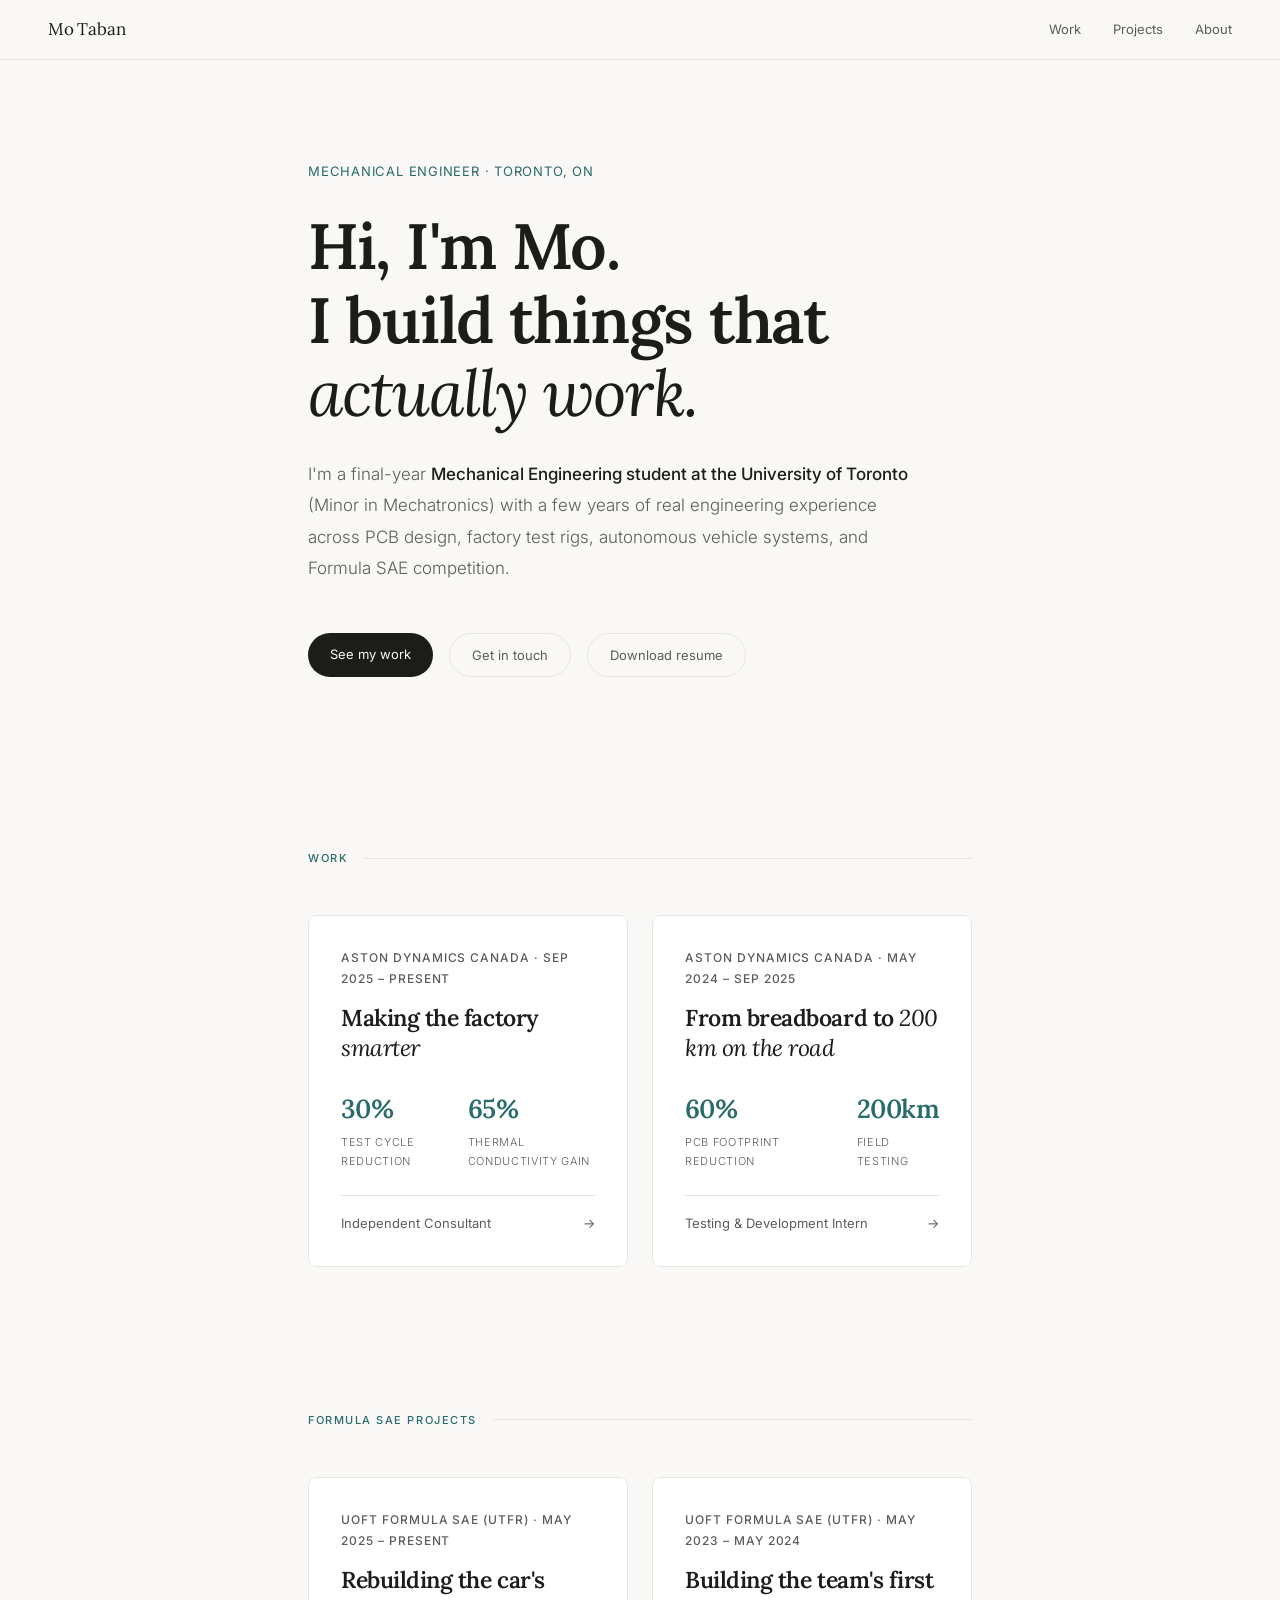
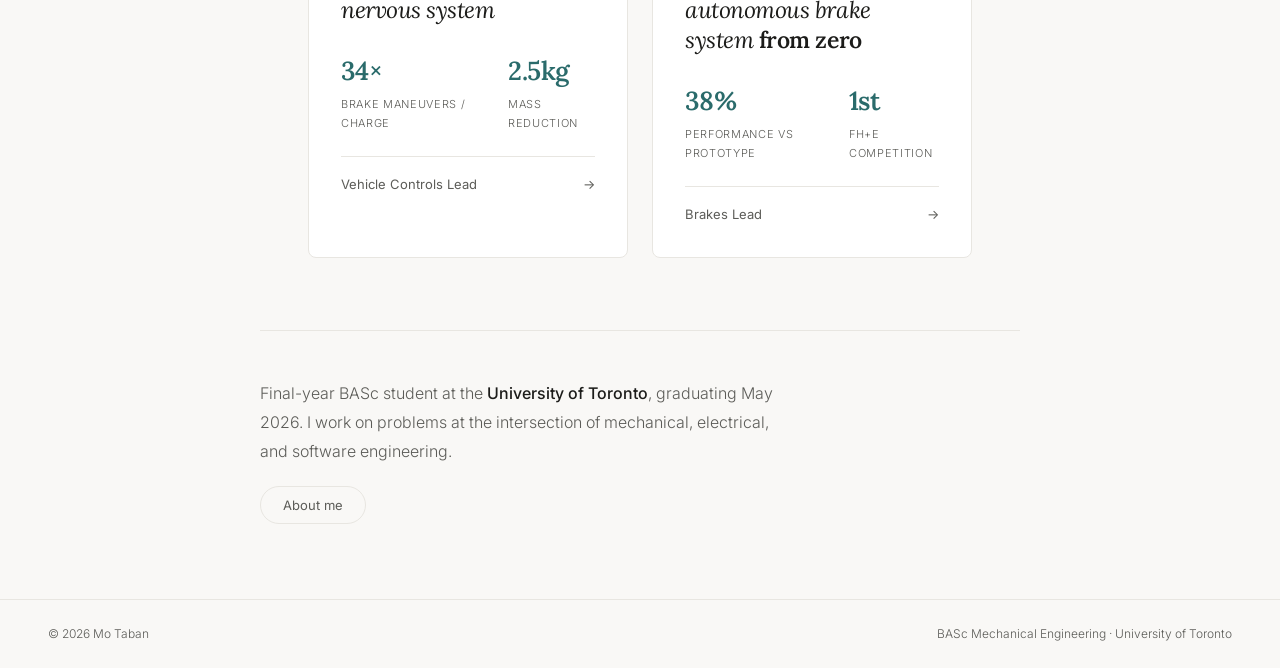
<file: index.html>
<!DOCTYPE html>
<html lang="en">
<head>
<meta charset="UTF-8">
<meta name="viewport" content="width=device-width, initial-scale=1.0">
<title>Mo Taban</title>
<link href="https://fonts.googleapis.com/css2?family=Lora:ital,wght@0,400;0,600;1,400;1,600&family=Inter:wght@300;400;500&display=swap" rel="stylesheet">
<link rel="stylesheet" href="style.css">
</head>
<body>

<nav>
  <div class="nav-name">Mo Taban</div>
  <div class="nav-links">
    <a href="#work">Work</a>
    <a href="#projects">Projects</a>
    <a href="about.html">About</a>
  </div>
</nav>

<div class="hero">
  <div class="hero-greeting">Mechanical Engineer · Toronto, ON</div>
  <h1>Hi, I'm Mo.<br>I build things that <em>actually work.</em></h1>
  <p class="hero-intro">
    I'm a final-year <strong>Mechanical Engineering student at the University of Toronto</strong> (Minor in Mechatronics) with a few years of real engineering experience across PCB design, factory test rigs, autonomous vehicle systems, and Formula SAE competition.
  </p>
  <div class="hero-links">
    <a href="#work" class="pill pill-solid">See my work</a>
    <a href="about.html#contact" class="pill pill-outline">Get in touch</a>
    <a href="Mo Taban Resume 2026.pdf" class="pill pill-outline" download>Download resume</a>
  </div>
</div>

<!-- ═══ WORK ═══ -->
<div class="page" id="work">
  <div class="section-title reveal">Work</div>
  <div class="role-grid reveal">
    <a href="consulting.html" class="role-card">
      <div class="role-card-context">Aston Dynamics Canada · Sep 2025 – Present</div>
      <div class="role-card-title">Making the factory <em>smarter</em></div>
      <div class="role-card-stats">
        <div class="role-card-stat">
          <span class="role-card-stat-num">30%</span>
          <span class="role-card-stat-label">Test cycle reduction</span>
        </div>
        <div class="role-card-stat">
          <span class="role-card-stat-num">65%</span>
          <span class="role-card-stat-label">Thermal conductivity gain</span>
        </div>
      </div>
      <div class="role-card-footer">Independent Consultant <span class="role-card-arrow">→</span></div>
    </a>
    <a href="internship.html" class="role-card">
      <div class="role-card-context">Aston Dynamics Canada · May 2024 – Sep 2025</div>
      <div class="role-card-title">From breadboard to <em>200 km on the road</em></div>
      <div class="role-card-stats">
        <div class="role-card-stat">
          <span class="role-card-stat-num">60%</span>
          <span class="role-card-stat-label">PCB footprint reduction</span>
        </div>
        <div class="role-card-stat">
          <span class="role-card-stat-num">200km</span>
          <span class="role-card-stat-label">Field testing</span>
        </div>
      </div>
      <div class="role-card-footer">Testing & Development Intern <span class="role-card-arrow">→</span></div>
    </a>
  </div>
</div>

<!-- ═══ PROJECTS ═══ -->
<div class="page" id="projects">
  <div class="section-title reveal">Formula SAE Projects</div>
  <div class="role-grid reveal">
    <a href="controls.html" class="role-card">
      <div class="role-card-context">UofT Formula SAE (UTFR) · May 2025 – Present</div>
      <div class="role-card-title">Rebuilding the car's <em>nervous system</em></div>
      <div class="role-card-stats">
        <div class="role-card-stat">
          <span class="role-card-stat-num">34×</span>
          <span class="role-card-stat-label">Brake maneuvers / charge</span>
        </div>
        <div class="role-card-stat">
          <span class="role-card-stat-num">2.5kg</span>
          <span class="role-card-stat-label">Mass reduction</span>
        </div>
      </div>
      <div class="role-card-footer">Vehicle Controls Lead <span class="role-card-arrow">→</span></div>
    </a>
    <a href="brakes.html" class="role-card">
      <div class="role-card-context">UofT Formula SAE (UTFR) · May 2023 – May 2024</div>
      <div class="role-card-title">Building the team's first <em>autonomous brake system</em> from zero</div>
      <div class="role-card-stats">
        <div class="role-card-stat">
          <span class="role-card-stat-num">38%</span>
          <span class="role-card-stat-label">Performance vs prototype</span>
        </div>
        <div class="role-card-stat">
          <span class="role-card-stat-num">1st</span>
          <span class="role-card-stat-label">FH+E Competition</span>
        </div>
      </div>
      <div class="role-card-footer">Brakes Lead <span class="role-card-arrow">→</span></div>
    </a>
  </div>
</div>

<!-- About teaser -->
<div class="page about-teaser reveal">
  <p>Final-year BASc student at the <strong>University of Toronto</strong>, graduating May 2026. I work on problems at the intersection of mechanical, electrical, and software engineering.</p>
  <a href="about.html" class="pill pill-outline">About me</a>
</div>

<footer>
  <span>© 2026 Mo Taban</span>
  <span>BASc Mechanical Engineering · University of Toronto</span>
</footer>

<script src="script.js"></script>
</body>
</html>
</file>
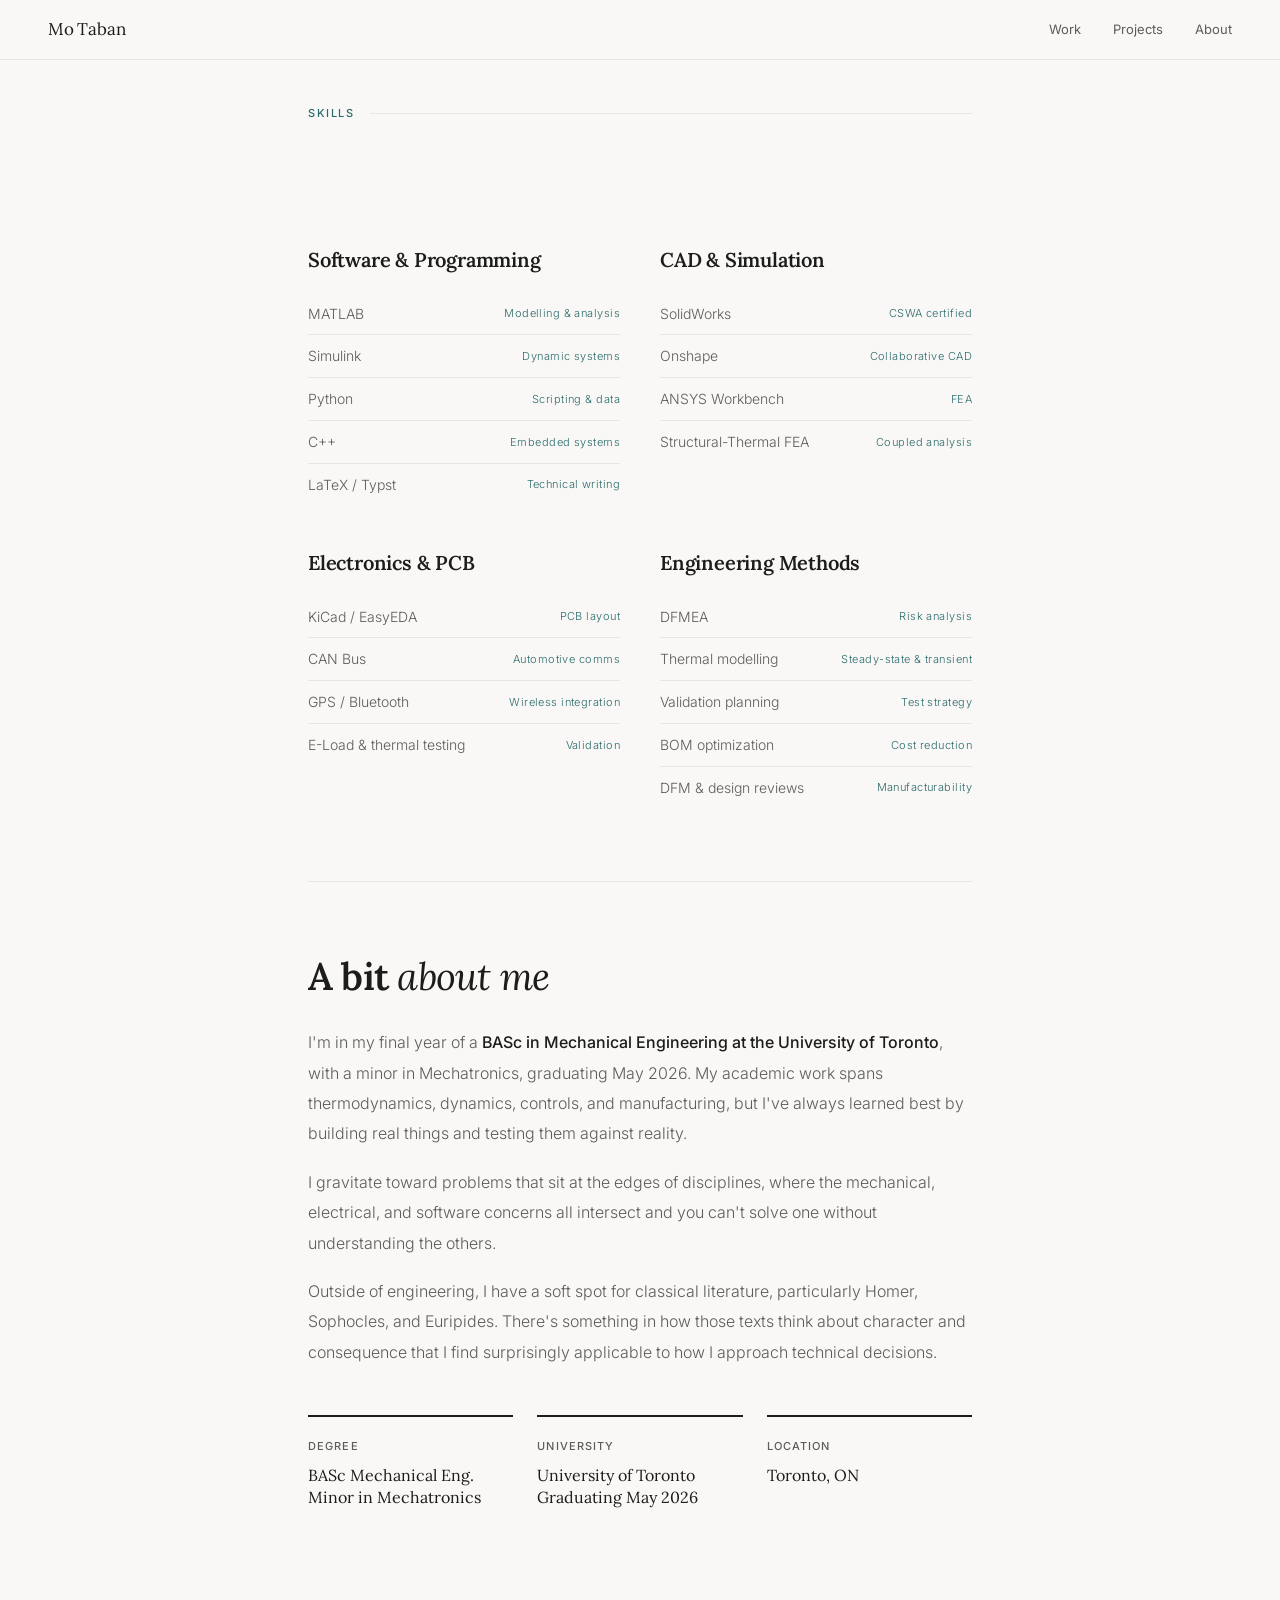
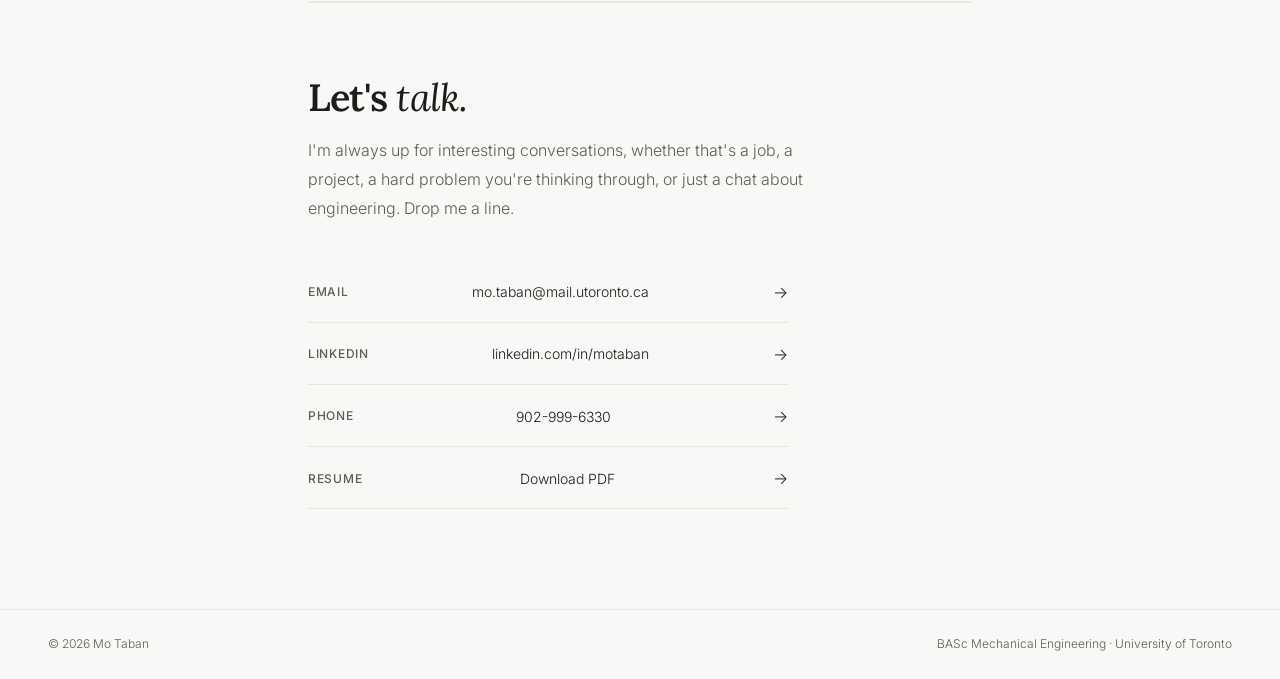
<file: about.html>
<!DOCTYPE html>
<html lang="en">
<head>
<meta charset="UTF-8">
<meta name="viewport" content="width=device-width, initial-scale=1.0">
<title>Mo Taban — About</title>
<link href="https://fonts.googleapis.com/css2?family=Lora:ital,wght@0,400;0,600;1,400;1,600&family=Inter:wght@300;400;500&display=swap" rel="stylesheet">
<link rel="stylesheet" href="style.css">
</head>
<body>

<nav>
  <div class="nav-name"><a href="index.html">Mo Taban</a></div>
  <div class="nav-links">
    <a href="index.html#work">Work</a>
    <a href="index.html#projects">Projects</a>
    <a href="about.html">About</a>
  </div>
</nav>

<div class="page" id="skills">
  <div class="section-title reveal">Skills</div>
  <div class="skills-section reveal">
    <div class="skills-grid">
      <div class="skill-col">
        <h3>Software & Programming</h3>
        <ul>
          <li>MATLAB <span>Modelling & analysis</span></li>
          <li>Simulink <span>Dynamic systems</span></li>
          <li>Python <span>Scripting & data</span></li>
          <li>C++ <span>Embedded systems</span></li>
          <li>LaTeX / Typst <span>Technical writing</span></li>
        </ul>
      </div>
      <div class="skill-col">
        <h3>CAD & Simulation</h3>
        <ul>
          <li>SolidWorks <span>CSWA certified</span></li>
          <li>Onshape <span>Collaborative CAD</span></li>
          <li>ANSYS Workbench <span>FEA</span></li>
          <li>Structural-Thermal FEA <span>Coupled analysis</span></li>
        </ul>
      </div>
      <div class="skill-col">
        <h3>Electronics & PCB</h3>
        <ul>
          <li>KiCad / EasyEDA <span>PCB layout</span></li>
          <li>CAN Bus <span>Automotive comms</span></li>
          <li>GPS / Bluetooth <span>Wireless integration</span></li>
          <li>E-Load & thermal testing <span>Validation</span></li>
        </ul>
      </div>
      <div class="skill-col">
        <h3>Engineering Methods</h3>
        <ul>
          <li>DFMEA <span>Risk analysis</span></li>
          <li>Thermal modelling <span>Steady-state & transient</span></li>
          <li>Validation planning <span>Test strategy</span></li>
          <li>BOM optimization <span>Cost reduction</span></li>
          <li>DFM & design reviews <span>Manufacturability</span></li>
        </ul>
      </div>
    </div>
  </div>
</div>

<div class="page" id="about">
  <hr class="divider">
  <div class="about-section reveal">
    <h2>A bit <em>about me</em></h2>
    <div class="about-text">
      <p>I'm in my final year of a <strong>BASc in Mechanical Engineering at the University of Toronto</strong>, with a minor in Mechatronics, graduating May 2026. My academic work spans thermodynamics, dynamics, controls, and manufacturing, but I've always learned best by building real things and testing them against reality.</p>
      <p>I gravitate toward problems that sit at the edges of disciplines, where the mechanical, electrical, and software concerns all intersect and you can't solve one without understanding the others.</p>
      <p>Outside of engineering, I have a soft spot for classical literature, particularly Homer, Sophocles, and Euripides. There's something in how those texts think about character and consequence that I find surprisingly applicable to how I approach technical decisions.</p>
    </div>
    <div class="about-facts">
      <div class="about-fact">
        <div class="about-fact-label">Degree</div>
        <div class="about-fact-val">BASc Mechanical Eng.<br>Minor in Mechatronics</div>
      </div>
      <div class="about-fact">
        <div class="about-fact-label">University</div>
        <div class="about-fact-val">University of Toronto<br>Graduating May 2026</div>
      </div>
      <div class="about-fact">
        <div class="about-fact-label">Location</div>
        <div class="about-fact-val">Toronto, ON</div>
      </div>
    </div>
  </div>
</div>

<div class="page" id="contact">
  <hr class="divider">
  <div class="contact-section reveal">
    <h2>Let's <em>talk.</em></h2>
    <p>I'm always up for interesting conversations, whether that's a job, a project, a hard problem you're thinking through, or just a chat about engineering. Drop me a line.</p>
    <div class="contact-list">
      <a href="mailto:mo.taban@mail.utoronto.ca" class="contact-row">
        <span class="contact-row-label">Email</span>
        <span class="contact-row-val">mo.taban@mail.utoronto.ca</span>
        <span class="contact-arrow">→</span>
      </a>
      <a href="https://linkedin.com/in/motaban" target="_blank" class="contact-row">
        <span class="contact-row-label">LinkedIn</span>
        <span class="contact-row-val">linkedin.com/in/motaban</span>
        <span class="contact-arrow">→</span>
      </a>
      <a href="tel:9029996330" class="contact-row">
        <span class="contact-row-label">Phone</span>
        <span class="contact-row-val">902-999-6330</span>
        <span class="contact-arrow">→</span>
      </a>
      <a href="Mo Taban Resume 2026.pdf" class="contact-row" download>
        <span class="contact-row-label">Resume</span>
        <span class="contact-row-val">Download PDF</span>
        <span class="contact-arrow">→</span>
      </a>
    </div>
  </div>
</div>

<footer>
  <span>© 2026 Mo Taban</span>
  <span>BASc Mechanical Engineering · University of Toronto</span>
</footer>

<script src="script.js"></script>
</body>
</html>
</file>
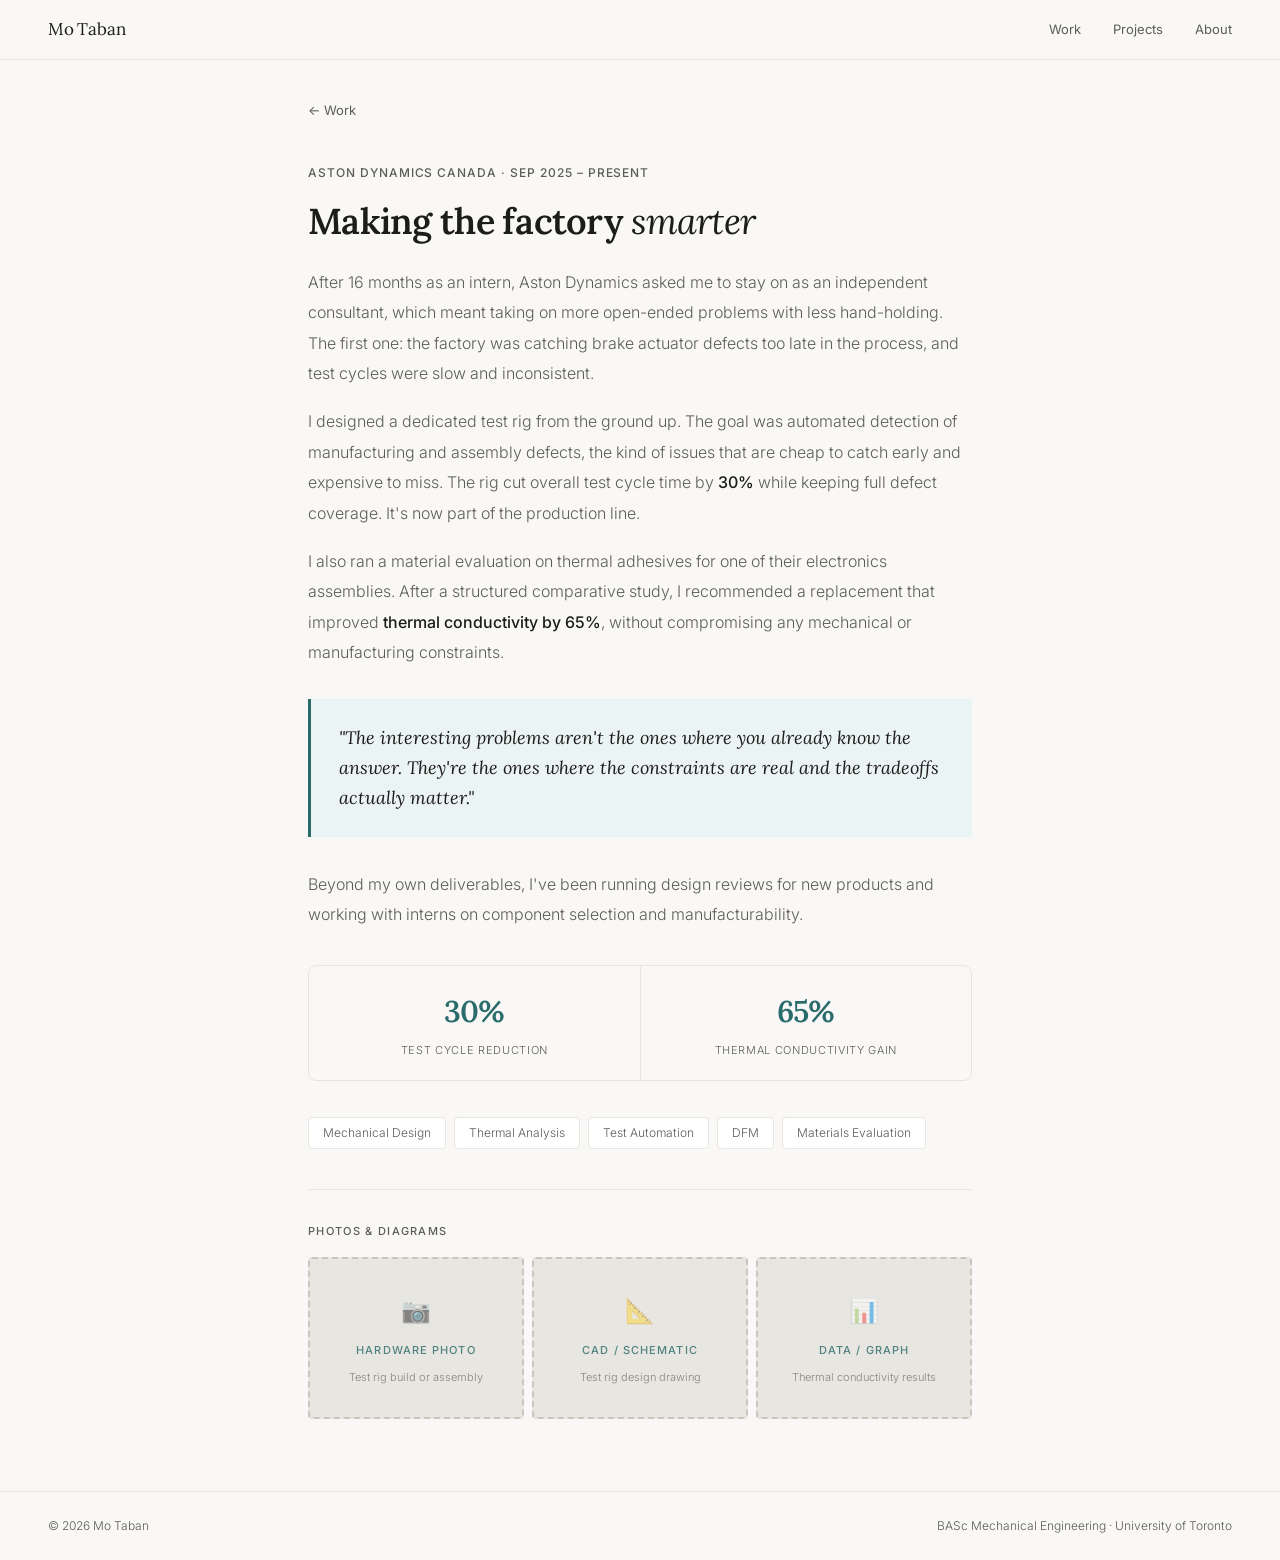
<file: consulting.html>
<!DOCTYPE html>
<html lang="en">
<head>
<meta charset="UTF-8">
<meta name="viewport" content="width=device-width, initial-scale=1.0">
<title>Mo Taban — Independent Consultant</title>
<link href="https://fonts.googleapis.com/css2?family=Lora:ital,wght@0,400;0,600;1,400;1,600&family=Inter:wght@300;400;500&display=swap" rel="stylesheet">
<link rel="stylesheet" href="style.css">
</head>
<body>

<nav>
  <div class="nav-name"><a href="index.html">Mo Taban</a></div>
  <div class="nav-links">
    <a href="index.html#work">Work</a>
    <a href="index.html#projects">Projects</a>
    <a href="about.html">About</a>
  </div>
</nav>

<div class="page page-detail">
  <div class="page-back"><a href="index.html#work">← Work</a></div>

  <div class="story-block">
    <div class="story-context">Aston Dynamics Canada · Sep 2025 – Present</div>
    <h2>Making the factory <em>smarter</em></h2>
    <div class="story-body">
      <p>After 16 months as an intern, Aston Dynamics asked me to stay on as an independent consultant, which meant taking on more open-ended problems with less hand-holding. The first one: the factory was catching brake actuator defects too late in the process, and test cycles were slow and inconsistent.</p>
      <p>I designed a dedicated test rig from the ground up. The goal was automated detection of manufacturing and assembly defects, the kind of issues that are cheap to catch early and expensive to miss. The rig cut overall test cycle time by <strong>30%</strong> while keeping full defect coverage. It's now part of the production line.</p>
      <p>I also ran a material evaluation on thermal adhesives for one of their electronics assemblies. After a structured comparative study, I recommended a replacement that improved <strong>thermal conductivity by 65%</strong>, without compromising any mechanical or manufacturing constraints.</p>
      <div class="callout">"The interesting problems aren't the ones where you already know the answer. They're the ones where the constraints are real and the tradeoffs actually matter."</div>
      <p>Beyond my own deliverables, I've been running design reviews for new products and working with interns on component selection and manufacturability.</p>
    </div>
    <div class="stat-row">
      <div class="stat-item"><span class="stat-item-num">30%</span><span class="stat-item-label">Test cycle reduction</span></div>
      <div class="stat-item"><span class="stat-item-num">65%</span><span class="stat-item-label">Thermal conductivity gain</span></div>
    </div>
    <div class="tech-chips">
      <span class="chip">Mechanical Design</span>
      <span class="chip">Thermal Analysis</span>
      <span class="chip">Test Automation</span>
      <span class="chip">DFM</span>
      <span class="chip">Materials Evaluation</span>
    </div>

    <div class="gallery">
      <div class="gallery-label">Photos & Diagrams</div>
      <div class="gallery-grid count-3" id="gallery-consulting">
        <div class="gallery-placeholder">
          <div class="ph-icon">📷</div>
          <div class="ph-type">Hardware Photo</div>
          <div class="ph-hint">Test rig build or assembly</div>
        </div>
        <div class="gallery-placeholder">
          <div class="ph-icon">📐</div>
          <div class="ph-type">CAD / Schematic</div>
          <div class="ph-hint">Test rig design drawing</div>
        </div>
        <div class="gallery-placeholder">
          <div class="ph-icon">📊</div>
          <div class="ph-type">Data / Graph</div>
          <div class="ph-hint">Thermal conductivity results</div>
        </div>
      </div>
    </div>
  </div>
</div>

<footer>
  <span>© 2026 Mo Taban</span>
  <span>BASc Mechanical Engineering · University of Toronto</span>
</footer>

<script src="script.js"></script>
</body>
</html>
</file>
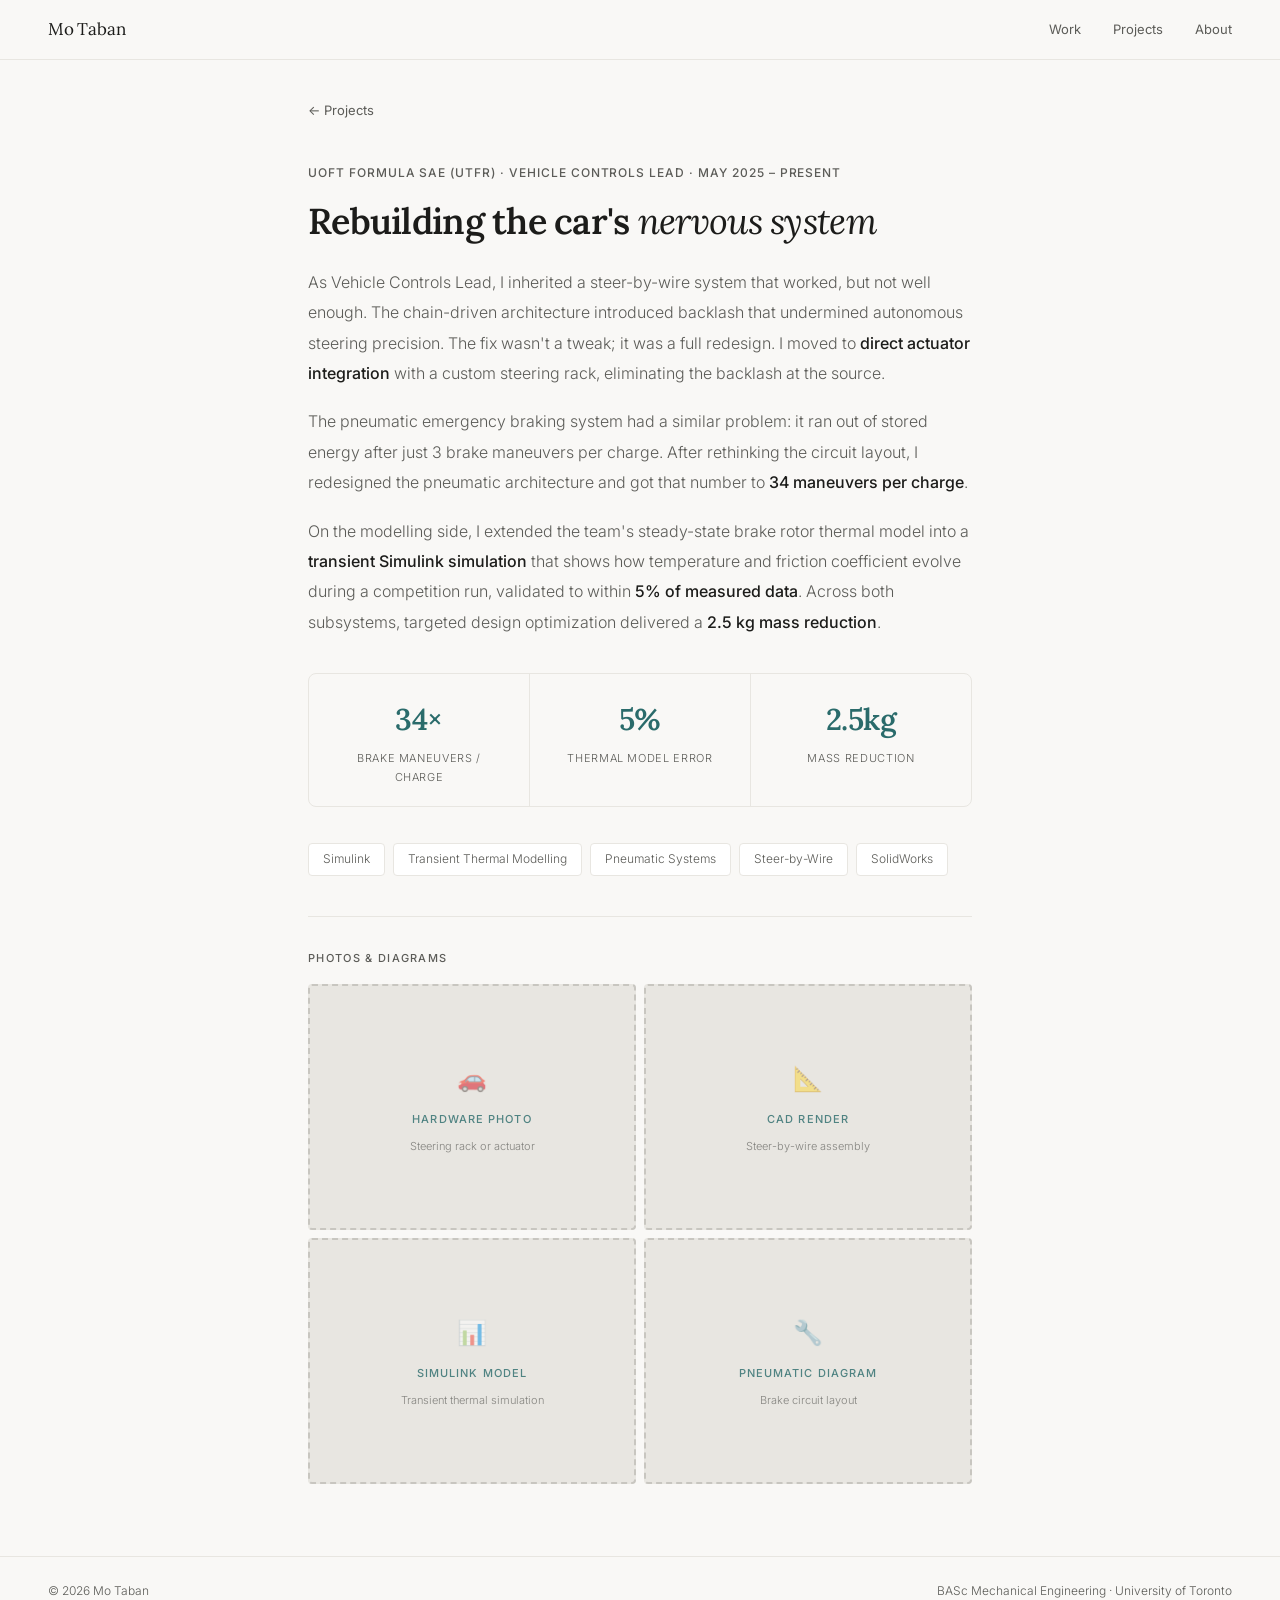
<file: controls.html>
<!DOCTYPE html>
<html lang="en">
<head>
<meta charset="UTF-8">
<meta name="viewport" content="width=device-width, initial-scale=1.0">
<title>Mo Taban — Vehicle Controls Lead</title>
<link href="https://fonts.googleapis.com/css2?family=Lora:ital,wght@0,400;0,600;1,400;1,600&family=Inter:wght@300;400;500&display=swap" rel="stylesheet">
<link rel="stylesheet" href="style.css">
</head>
<body>

<nav>
  <div class="nav-name"><a href="index.html">Mo Taban</a></div>
  <div class="nav-links">
    <a href="index.html#work">Work</a>
    <a href="index.html#projects">Projects</a>
    <a href="about.html">About</a>
  </div>
</nav>

<div class="page page-detail">
  <div class="page-back"><a href="index.html#projects">← Projects</a></div>

  <div class="story-block">
    <div class="story-context">UofT Formula SAE (UTFR) · Vehicle Controls Lead · May 2025 – Present</div>
    <h2>Rebuilding the car's <em>nervous system</em></h2>
    <div class="story-body">
      <p>As Vehicle Controls Lead, I inherited a steer-by-wire system that worked, but not well enough. The chain-driven architecture introduced backlash that undermined autonomous steering precision. The fix wasn't a tweak; it was a full redesign. I moved to <strong>direct actuator integration</strong> with a custom steering rack, eliminating the backlash at the source.</p>
      <p>The pneumatic emergency braking system had a similar problem: it ran out of stored energy after just 3 brake maneuvers per charge. After rethinking the circuit layout, I redesigned the pneumatic architecture and got that number to <strong>34 maneuvers per charge</strong>.</p>
      <p>On the modelling side, I extended the team's steady-state brake rotor thermal model into a <strong>transient Simulink simulation</strong> that shows how temperature and friction coefficient evolve during a competition run, validated to within <strong>5% of measured data</strong>. Across both subsystems, targeted design optimization delivered a <strong>2.5 kg mass reduction</strong>.</p>
    </div>
    <div class="stat-row">
      <div class="stat-item"><span class="stat-item-num">34×</span><span class="stat-item-label">Brake maneuvers / charge</span></div>
      <div class="stat-item"><span class="stat-item-num">5%</span><span class="stat-item-label">Thermal model error</span></div>
      <div class="stat-item"><span class="stat-item-num">2.5kg</span><span class="stat-item-label">Mass reduction</span></div>
    </div>
    <div class="tech-chips">
      <span class="chip">Simulink</span>
      <span class="chip">Transient Thermal Modelling</span>
      <span class="chip">Pneumatic Systems</span>
      <span class="chip">Steer-by-Wire</span>
      <span class="chip">SolidWorks</span>
    </div>

    <div class="gallery">
      <div class="gallery-label">Photos & Diagrams</div>
      <div class="gallery-grid count-4" id="gallery-controls">
        <div class="gallery-placeholder">
          <div class="ph-icon">🚗</div>
          <div class="ph-type">Hardware Photo</div>
          <div class="ph-hint">Steering rack or actuator</div>
        </div>
        <div class="gallery-placeholder">
          <div class="ph-icon">📐</div>
          <div class="ph-type">CAD Render</div>
          <div class="ph-hint">Steer-by-wire assembly</div>
        </div>
        <div class="gallery-placeholder">
          <div class="ph-icon">📊</div>
          <div class="ph-type">Simulink Model</div>
          <div class="ph-hint">Transient thermal simulation</div>
        </div>
        <div class="gallery-placeholder">
          <div class="ph-icon">🔧</div>
          <div class="ph-type">Pneumatic Diagram</div>
          <div class="ph-hint">Brake circuit layout</div>
        </div>
      </div>
    </div>
  </div>
</div>

<footer>
  <span>© 2026 Mo Taban</span>
  <span>BASc Mechanical Engineering · University of Toronto</span>
</footer>

<script src="script.js"></script>
</body>
</html>
</file>
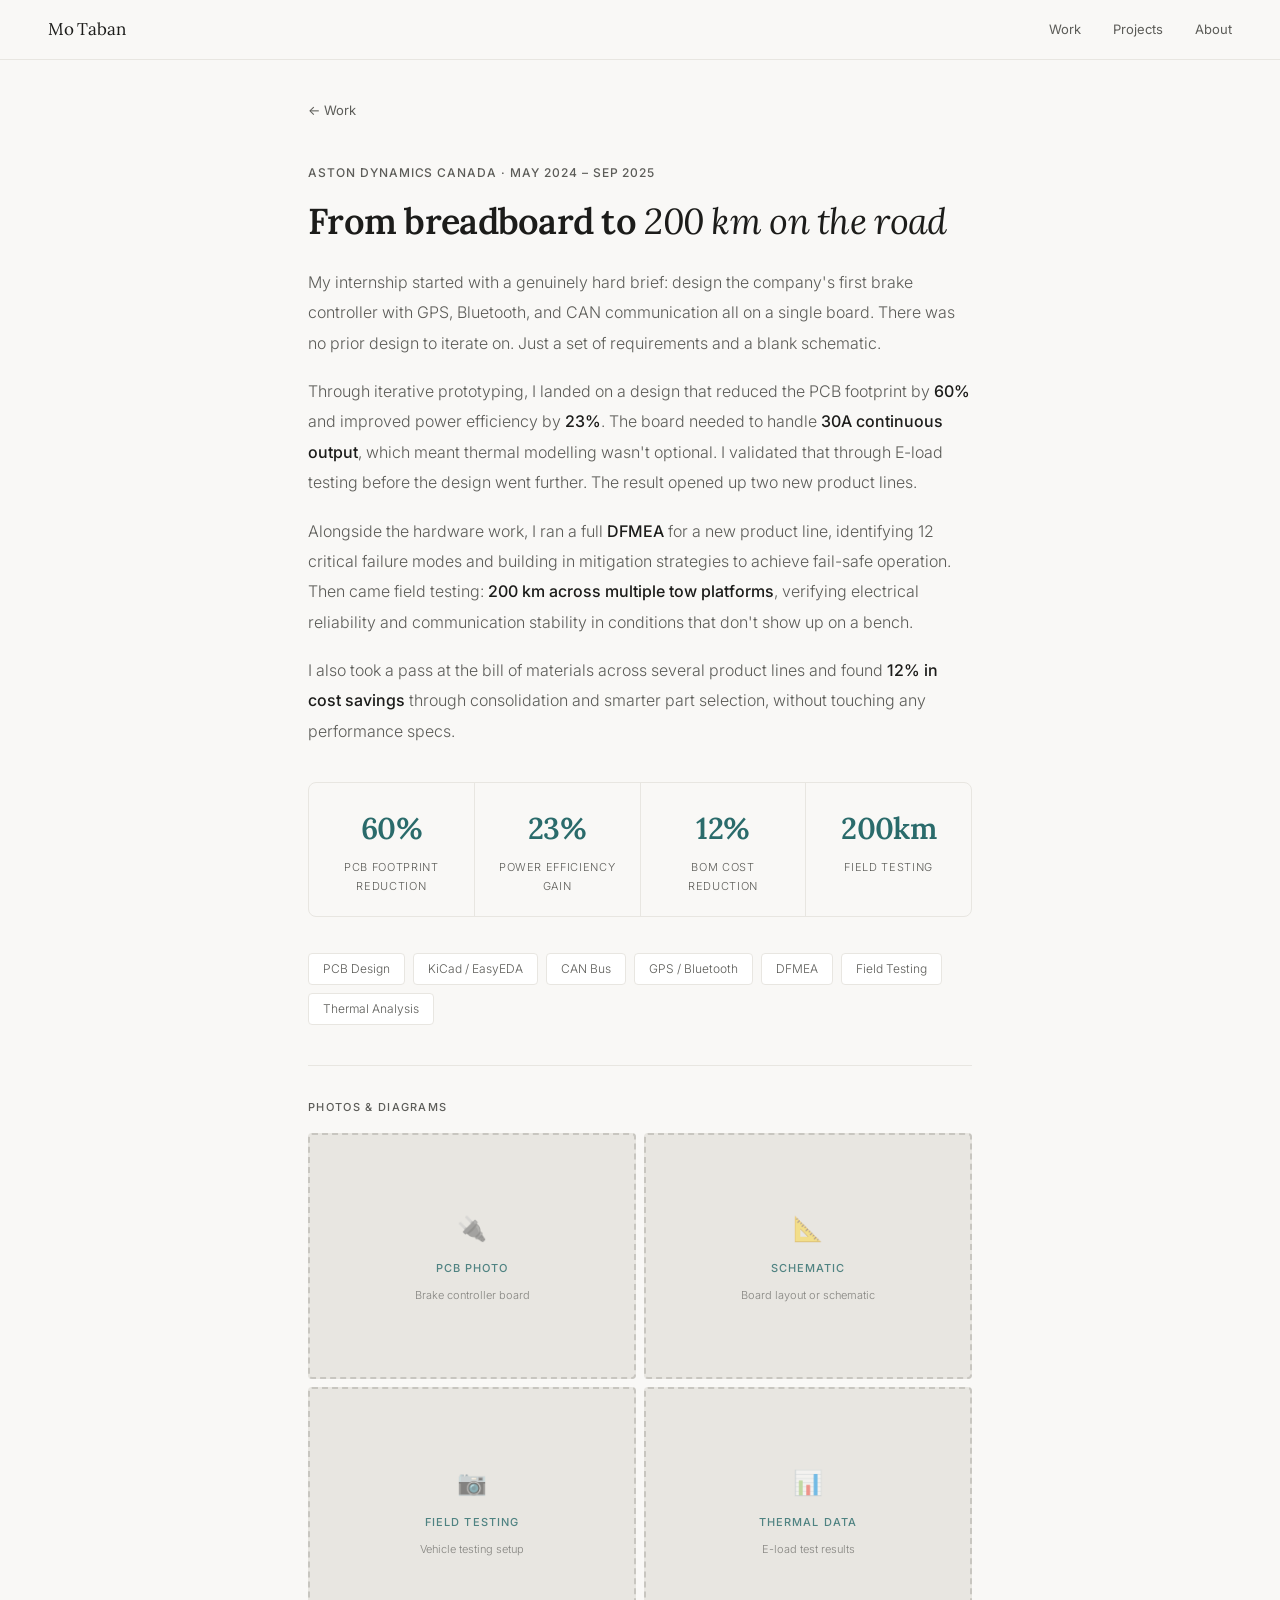
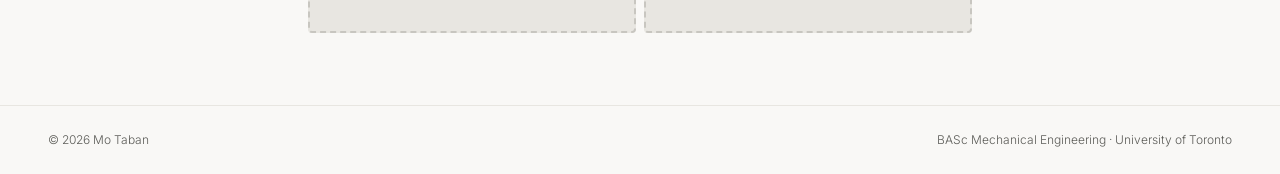
<file: internship.html>
<!DOCTYPE html>
<html lang="en">
<head>
<meta charset="UTF-8">
<meta name="viewport" content="width=device-width, initial-scale=1.0">
<title>Mo Taban — Testing & Development Intern</title>
<link href="https://fonts.googleapis.com/css2?family=Lora:ital,wght@0,400;0,600;1,400;1,600&family=Inter:wght@300;400;500&display=swap" rel="stylesheet">
<link rel="stylesheet" href="style.css">
</head>
<body>

<nav>
  <div class="nav-name"><a href="index.html">Mo Taban</a></div>
  <div class="nav-links">
    <a href="index.html#work">Work</a>
    <a href="index.html#projects">Projects</a>
    <a href="about.html">About</a>
  </div>
</nav>

<div class="page page-detail">
  <div class="page-back"><a href="index.html#work">← Work</a></div>

  <div class="story-block">
    <div class="story-context">Aston Dynamics Canada · May 2024 – Sep 2025</div>
    <h2>From breadboard to <em>200 km on the road</em></h2>
    <div class="story-body">
      <p>My internship started with a genuinely hard brief: design the company's first brake controller with GPS, Bluetooth, and CAN communication all on a single board. There was no prior design to iterate on. Just a set of requirements and a blank schematic.</p>
      <p>Through iterative prototyping, I landed on a design that reduced the PCB footprint by <strong>60%</strong> and improved power efficiency by <strong>23%</strong>. The board needed to handle <strong>30A continuous output</strong>, which meant thermal modelling wasn't optional. I validated that through E-load testing before the design went further. The result opened up two new product lines.</p>
      <p>Alongside the hardware work, I ran a full <strong>DFMEA</strong> for a new product line, identifying 12 critical failure modes and building in mitigation strategies to achieve fail-safe operation. Then came field testing: <strong>200 km across multiple tow platforms</strong>, verifying electrical reliability and communication stability in conditions that don't show up on a bench.</p>
      <p>I also took a pass at the bill of materials across several product lines and found <strong>12% in cost savings</strong> through consolidation and smarter part selection, without touching any performance specs.</p>
    </div>
    <div class="stat-row">
      <div class="stat-item"><span class="stat-item-num">60%</span><span class="stat-item-label">PCB footprint reduction</span></div>
      <div class="stat-item"><span class="stat-item-num">23%</span><span class="stat-item-label">Power efficiency gain</span></div>
      <div class="stat-item"><span class="stat-item-num">12%</span><span class="stat-item-label">BOM cost reduction</span></div>
      <div class="stat-item"><span class="stat-item-num">200km</span><span class="stat-item-label">Field testing</span></div>
    </div>
    <div class="tech-chips">
      <span class="chip">PCB Design</span>
      <span class="chip">KiCad / EasyEDA</span>
      <span class="chip">CAN Bus</span>
      <span class="chip">GPS / Bluetooth</span>
      <span class="chip">DFMEA</span>
      <span class="chip">Field Testing</span>
      <span class="chip">Thermal Analysis</span>
    </div>

    <div class="gallery">
      <div class="gallery-label">Photos & Diagrams</div>
      <div class="gallery-grid count-4" id="gallery-internship">
        <div class="gallery-placeholder">
          <div class="ph-icon">🔌</div>
          <div class="ph-type">PCB Photo</div>
          <div class="ph-hint">Brake controller board</div>
        </div>
        <div class="gallery-placeholder">
          <div class="ph-icon">📐</div>
          <div class="ph-type">Schematic</div>
          <div class="ph-hint">Board layout or schematic</div>
        </div>
        <div class="gallery-placeholder">
          <div class="ph-icon">📷</div>
          <div class="ph-type">Field Testing</div>
          <div class="ph-hint">Vehicle testing setup</div>
        </div>
        <div class="gallery-placeholder">
          <div class="ph-icon">📊</div>
          <div class="ph-type">Thermal Data</div>
          <div class="ph-hint">E-load test results</div>
        </div>
      </div>
    </div>
  </div>
</div>

<footer>
  <span>© 2026 Mo Taban</span>
  <span>BASc Mechanical Engineering · University of Toronto</span>
</footer>

<script src="script.js"></script>
</body>
</html>
</file>
<file: style.css>
*, *::before, *::after { box-sizing: border-box; margin: 0; padding: 0; }

:root {
  --bg: #F9F8F6;
  --ink: #1C1C1A;
  --soft: #5C5C58;
  --faint: #E8E6E1;
  --teal: #2A6B6B;
  --teal-light: #EBF4F4;
  --serif: 'Lora', Georgia, serif;
  --sans: 'Inter', sans-serif;
}

html { scroll-behavior: smooth; }
body {
  background: var(--bg);
  color: var(--ink);
  font-family: var(--sans);
  font-weight: 300;
  line-height: 1.7;
}

/* ── NAV ── */
nav {
  position: fixed; top: 0; left: 0; right: 0; z-index: 100;
  padding: 0 48px; height: 60px;
  display: flex; align-items: center; justify-content: space-between;
  background: var(--bg);
  border-bottom: 1px solid var(--faint);
  opacity: 0; animation: rise 0.6s ease 0.1s forwards;
}
.nav-name { font-family: var(--serif); font-size: 17px; letter-spacing: -0.01em; }
.nav-name a { text-decoration: none; color: inherit; }
.nav-links { display: flex; gap: 32px; }
.nav-links a {
  font-size: 13px; font-weight: 400;
  text-decoration: none; color: var(--soft);
  transition: color 0.2s;
}
.nav-links a:hover { color: var(--ink); }

/* ── HERO ── */
.hero {
  max-width: 760px; margin: 0 auto;
  padding: 160px 48px 100px;
  opacity: 0; animation: rise 0.8s ease 0.3s forwards;
}
.hero-greeting {
  font-size: 13px; font-weight: 400; color: var(--teal);
  letter-spacing: 0.06em; text-transform: uppercase; margin-bottom: 28px;
}
.hero h1 {
  font-family: var(--serif);
  font-size: clamp(40px, 5.5vw, 64px);
  font-weight: 600; line-height: 1.15;
  letter-spacing: -0.02em; margin-bottom: 28px;
}
.hero h1 em { font-style: italic; font-weight: 400; }
.hero-intro {
  font-size: 17px; line-height: 1.85; color: var(--soft);
  max-width: 600px; margin-bottom: 48px;
}
.hero-intro strong { color: var(--ink); font-weight: 500; }
.hero-links { display: flex; gap: 16px; flex-wrap: wrap; }
.pill {
  padding: 10px 22px; font-size: 13px; font-weight: 400;
  border-radius: 100px; text-decoration: none;
  transition: all 0.2s; cursor: pointer; border: none;
}
.pill-solid { background: var(--ink); color: var(--bg); }
.pill-solid:hover { background: var(--teal); }
.pill-outline { border: 1px solid var(--faint); color: var(--soft); background: transparent; }
.pill-outline:hover { border-color: var(--ink); color: var(--ink); }

/* ── PAGE LAYOUT ── */
.page { max-width: 760px; margin: 0 auto; padding: 0 48px; }

.section-title {
  font-size: 11px; font-weight: 500;
  letter-spacing: 0.14em; text-transform: uppercase;
  color: var(--teal); margin-bottom: 48px; padding-top: 72px;
  display: flex; align-items: center; gap: 16px;
}
.section-title::after { content: ''; flex: 1; height: 1px; background: var(--faint); }

/* ── ROLE CARDS ── */
.role-grid {
  display: grid;
  grid-template-columns: 1fr 1fr;
  gap: 24px;
  padding-bottom: 72px;
}
.role-card {
  display: block;
  padding: 32px;
  border: 1px solid var(--faint);
  border-radius: 8px;
  text-decoration: none;
  color: var(--ink);
  background: white;
  transition: border-color 0.25s, box-shadow 0.25s, transform 0.25s;
}
.role-card:hover {
  border-color: var(--teal);
  box-shadow: 0 8px 32px rgba(42,107,107,0.1);
  transform: translateY(-2px);
}
.role-card-context {
  font-size: 12px; font-weight: 500;
  letter-spacing: 0.08em; text-transform: uppercase;
  color: var(--soft); margin-bottom: 14px;
}
.role-card-title {
  font-family: var(--serif);
  font-size: clamp(18px, 2vw, 23px);
  font-weight: 600; line-height: 1.3;
  letter-spacing: -0.02em; margin-bottom: 24px;
}
.role-card-title em { font-style: italic; font-weight: 400; }
.role-card-stats { display: flex; gap: 24px; margin-bottom: 24px; }
.role-card-stat-num {
  font-family: var(--serif); font-size: 26px; font-weight: 600;
  letter-spacing: -0.02em; color: var(--teal); display: block;
}
.role-card-stat-label {
  font-size: 11px; color: var(--soft);
  letter-spacing: 0.06em; text-transform: uppercase;
  margin-top: 2px; display: block;
}
.role-card-footer {
  font-size: 13px; font-weight: 400; color: var(--soft);
  display: flex; justify-content: space-between;
  padding-top: 16px; border-top: 1px solid var(--faint);
}
.role-card-arrow { transition: transform 0.2s; }
.role-card:hover .role-card-arrow { transform: translateX(4px); }

/* ── ABOUT TEASER ── */
.about-teaser {
  padding: 48px 0 80px;
  font-size: 16px; line-height: 1.8; color: var(--soft);
  border-top: 1px solid var(--faint);
}
.about-teaser p { margin-bottom: 24px; max-width: 520px; }
.about-teaser strong { color: var(--ink); font-weight: 500; }

/* First .page after nav (about.html — no hero) */
nav + .page:not(.page-detail) { padding-top: 32px; }

/* ── DETAIL PAGE ── */
.page-detail { padding-top: 96px; }
.page-back { margin-bottom: 40px; }
.page-detail .story-block { padding-top: 0; }
.page-back a {
  font-size: 13px; font-weight: 400;
  color: var(--soft); text-decoration: none;
  display: inline-flex; align-items: center; gap: 6px;
  transition: color 0.2s;
}
.page-back a:hover { color: var(--ink); }

/* ── STORY BLOCKS ── */
.story-block {
  padding: 72px 0;
  border-bottom: 1px solid var(--faint);
}
.story-block:last-child { border-bottom: none; }

.story-context {
  font-size: 12px; font-weight: 500;
  letter-spacing: 0.08em; text-transform: uppercase;
  color: var(--soft); margin-bottom: 16px;
}
.story-block h2 {
  font-family: var(--serif);
  font-size: clamp(26px, 3vw, 36px);
  font-weight: 600; line-height: 1.2;
  letter-spacing: -0.02em; margin-bottom: 24px;
}
.story-block h2 em { font-style: italic; font-weight: 400; }

.story-body { font-size: 16px; line-height: 1.9; color: var(--soft); }
.story-body p { margin-bottom: 18px; }
.story-body p:last-child { margin-bottom: 0; }
.story-body strong { color: var(--ink); font-weight: 500; }

.callout {
  margin: 32px 0; padding: 24px 28px;
  background: var(--teal-light);
  border-left: 3px solid var(--teal);
  font-family: var(--serif); font-size: 18px;
  font-style: italic; line-height: 1.65; color: var(--ink);
}

.stat-row {
  display: flex; gap: 0; margin: 36px 0;
  border: 1px solid var(--faint);
  overflow: hidden; border-radius: 8px;
}
.stat-item {
  flex: 1; padding: 20px 24px;
  border-right: 1px solid var(--faint); text-align: center;
}
.stat-item:last-child { border-right: none; }
.stat-item-num {
  font-family: var(--serif); font-size: 30px; font-weight: 600;
  letter-spacing: -0.02em; color: var(--teal); display: block;
}
.stat-item-label {
  font-size: 11px; color: var(--soft);
  letter-spacing: 0.06em; text-transform: uppercase;
  margin-top: 4px; display: block;
}

.tech-chips { display: flex; flex-wrap: wrap; gap: 8px; margin-top: 28px; }
.chip {
  font-size: 12px; padding: 5px 14px;
  background: white; border: 1px solid var(--faint);
  color: var(--soft); border-radius: 4px; transition: all 0.2s;
}
.chip:hover { border-color: var(--teal); color: var(--teal); }

/* ── GALLERY ── */
.gallery {
  margin-top: 40px;
  padding-top: 32px;
  border-top: 1px solid var(--faint);
}
.gallery-label {
  font-size: 11px; font-weight: 500; letter-spacing: 0.12em;
  text-transform: uppercase; color: var(--soft);
  margin-bottom: 16px;
}
.gallery-grid {
  display: grid;
  grid-template-columns: repeat(3, 1fr);
  gap: 8px;
}
.gallery-grid.count-1 { grid-template-columns: 1fr; }
.gallery-grid.count-2 { grid-template-columns: 1fr 1fr; }
.gallery-grid.count-4 { grid-template-columns: 1fr 1fr; }
.gallery-grid.count-6 { grid-template-columns: repeat(3, 1fr); }

/* First item spans full width when there are 3 or 5+ items */
.gallery-grid.count-3 .gallery-item:first-child,
.gallery-grid.count-5 .gallery-item:first-child {
  grid-column: span 3;
}

.gallery-item {
  position: relative; overflow: hidden;
  background: #E8E6E1;
  border-radius: 4px;
  cursor: pointer;
  aspect-ratio: 4/3;
}
.gallery-grid.count-1 .gallery-item { aspect-ratio: 16/9; }
.gallery-grid.count-3 .gallery-item:first-child { aspect-ratio: 16/7; }
.gallery-grid.count-5 .gallery-item:first-child { aspect-ratio: 16/7; }

.gallery-item img {
  width: 100%; height: 100%;
  object-fit: cover;
  display: block;
  transition: transform 0.4s ease;
}
.gallery-item:hover img { transform: scale(1.04); }

.gallery-item-overlay {
  position: absolute; inset: 0;
  background: rgba(28,28,26,0);
  transition: background 0.3s;
  display: flex; align-items: flex-end;
  padding: 12px;
}
.gallery-item:hover .gallery-item-overlay { background: rgba(28,28,26,0.35); }
.gallery-item-caption {
  font-size: 11px; color: white;
  opacity: 0; transform: translateY(6px);
  transition: all 0.3s; letter-spacing: 0.04em;
  text-shadow: 0 1px 4px rgba(0,0,0,0.5);
}
.gallery-item:hover .gallery-item-caption { opacity: 1; transform: none; }

/* Placeholder state */
.gallery-placeholder {
  width: 100%; height: 100%;
  display: flex; flex-direction: column;
  align-items: center; justify-content: center;
  gap: 10px; padding: 16px; text-align: center;
  background: var(--faint);
  border: 2px dashed #C8C6C0;
  border-radius: 4px;
  color: var(--soft);
  cursor: default;
  aspect-ratio: 4/3;
  transition: border-color 0.2s, background 0.2s;
}
.gallery-placeholder:hover {
  border-color: var(--teal);
  background: var(--teal-light);
}
.ph-icon { font-size: 24px; opacity: 0.5; }
.ph-type {
  font-size: 11px; font-weight: 500;
  letter-spacing: 0.1em; text-transform: uppercase;
  color: var(--teal); opacity: 0.8;
}
.ph-hint { font-size: 11px; color: var(--soft); opacity: 0.7; line-height: 1.4; }

/* ── DESIGN LIST ── */
.design-list { margin-top: 56px; }
.design-list-heading {
  font-size: 11px; font-weight: 500;
  letter-spacing: 0.14em; text-transform: uppercase;
  color: var(--soft); margin-bottom: 32px;
  display: flex; align-items: center; gap: 16px;
}
.design-list-heading::after { content: ''; flex: 1; height: 1px; background: var(--faint); }
.design-item {
  padding: 28px 0;
  border-top: 1px solid var(--faint);
}
.design-item h4 {
  font-family: var(--serif);
  font-size: 19px; font-weight: 600;
  letter-spacing: -0.01em; line-height: 1.3; margin-bottom: 10px;
}
.design-body {
  font-size: 14px; line-height: 1.8; color: var(--soft);
  margin-bottom: 18px;
}
.design-body strong { color: var(--ink); font-weight: 500; }

/* ── LIGHTBOX ── */
.lightbox {
  position: fixed; inset: 0; z-index: 999;
  background: rgba(10,10,8,0.92);
  display: flex; align-items: center; justify-content: center;
  opacity: 0; pointer-events: none;
  transition: opacity 0.25s;
}
.lightbox.open { opacity: 1; pointer-events: all; }
.lightbox-inner {
  position: relative; max-width: 90vw; max-height: 90vh;
  display: flex; flex-direction: column; align-items: center; gap: 16px;
}
.lightbox-img {
  max-width: 90vw; max-height: 80vh;
  object-fit: contain; border-radius: 4px;
  box-shadow: 0 32px 80px rgba(0,0,0,0.6);
}
.lightbox-caption {
  font-size: 13px; color: rgba(255,255,255,0.55);
  letter-spacing: 0.04em; text-align: center;
}
.lightbox-close {
  position: absolute; top: -44px; right: 0;
  font-size: 28px; color: rgba(255,255,255,0.5);
  cursor: pointer; line-height: 1;
  transition: color 0.2s;
  background: none; border: none;
}
.lightbox-close:hover { color: white; }
.lightbox-nav {
  position: absolute; top: 50%; transform: translateY(-50%);
  font-size: 28px; color: rgba(255,255,255,0.4);
  cursor: pointer; background: none; border: none;
  transition: color 0.2s; padding: 12px;
  user-select: none;
}
.lightbox-nav:hover { color: white; }
.lightbox-prev { left: -60px; }
.lightbox-next { right: -60px; }

/* ── SKILLS ── */
.skills-section { padding: 72px 0; }
.skills-grid { display: grid; grid-template-columns: 1fr 1fr; gap: 40px; }
.skill-col h3 {
  font-family: var(--serif); font-size: 20px; font-weight: 600;
  letter-spacing: -0.01em; margin-bottom: 16px;
}
.skill-col ul { list-style: none; }
.skill-col ul li {
  font-size: 14px; color: var(--soft); padding: 9px 0;
  border-bottom: 1px solid var(--faint);
  display: flex; justify-content: space-between; align-items: center;
}
.skill-col ul li:last-child { border-bottom: none; }
.skill-col ul li span { font-size: 11px; color: var(--teal); letter-spacing: 0.04em; }

/* ── ABOUT ── */
.about-section { padding: 72px 0; border-bottom: 1px solid var(--faint); }
.about-section h2 {
  font-family: var(--serif);
  font-size: clamp(28px, 3vw, 38px);
  font-weight: 600; line-height: 1.2;
  letter-spacing: -0.02em; margin-bottom: 28px;
}
.about-section h2 em { font-style: italic; font-weight: 400; }
.about-text { font-size: 16px; line-height: 1.9; color: var(--soft); }
.about-text p { margin-bottom: 18px; }
.about-text strong { color: var(--ink); font-weight: 500; }
.about-facts {
  margin-top: 48px; display: grid;
  grid-template-columns: repeat(3, 1fr); gap: 24px;
}
.about-fact { padding: 20px 0; border-top: 2px solid var(--ink); }
.about-fact-label {
  font-size: 11px; font-weight: 500; letter-spacing: 0.1em;
  text-transform: uppercase; color: var(--soft); margin-bottom: 8px;
}
.about-fact-val { font-family: var(--serif); font-size: 16px; line-height: 1.4; }

/* ── CONTACT ── */
.contact-section { padding: 72px 0 100px; }
.contact-section h2 {
  font-family: var(--serif);
  font-size: clamp(28px, 3vw, 38px);
  font-weight: 600; line-height: 1.2;
  letter-spacing: -0.02em; margin-bottom: 16px;
}
.contact-section h2 em { font-style: italic; font-weight: 400; }
.contact-section p { font-size: 16px; color: var(--soft); line-height: 1.8; max-width: 520px; margin-bottom: 40px; }
.contact-list { display: flex; flex-direction: column; gap: 2px; max-width: 480px; }
.contact-row {
  display: flex; justify-content: space-between; align-items: center;
  padding: 16px 0; border-bottom: 1px solid var(--faint);
  text-decoration: none; color: var(--ink); transition: all 0.2s;
}
.contact-row:hover { color: var(--teal); }
.contact-row:hover .contact-arrow { transform: translateX(4px); }
.contact-row-label { font-size: 12px; font-weight: 500; letter-spacing: 0.06em; text-transform: uppercase; color: var(--soft); }
.contact-row-val { font-size: 14px; }
.contact-arrow { font-size: 16px; transition: transform 0.2s; }

footer {
  border-top: 1px solid var(--faint); padding: 24px 48px;
  display: flex; justify-content: space-between;
  font-size: 12px; color: var(--soft);
}

@keyframes rise {
  from { opacity: 0; transform: translateY(14px); }
  to { opacity: 1; transform: translateY(0); }
}
.reveal {
  opacity: 0; transform: translateY(20px);
  transition: opacity 0.7s ease, transform 0.7s ease;
}
.reveal.in { opacity: 1; transform: none; }
.divider { border: none; border-top: 1px solid var(--faint); margin: 0; }

@media (max-width: 700px) {
  nav { padding: 0 20px; }
  .nav-links { display: none; }
  .hero { padding: 120px 20px 72px; }
  .page { padding: 0 20px; }
  .stat-row { flex-direction: column; }
  .stat-item { border-right: none; border-bottom: 1px solid var(--faint); }
  .stat-item:last-child { border-bottom: none; }
  .skills-grid { grid-template-columns: 1fr; }
  .about-facts { grid-template-columns: 1fr 1fr; }
  .role-grid { grid-template-columns: 1fr; }
  .gallery-grid,
  .gallery-grid.count-2,
  .gallery-grid.count-3,
  .gallery-grid.count-4,
  .gallery-grid.count-5,
  .gallery-grid.count-6 { grid-template-columns: 1fr 1fr; }
  .gallery-grid.count-3 .gallery-item:first-child,
  .gallery-grid.count-5 .gallery-item:first-child { grid-column: span 2; }
  .lightbox-prev { left: -36px; }
  .lightbox-next { right: -36px; }
  footer { flex-direction: column; gap: 8px; padding: 20px; }
}
</file>
